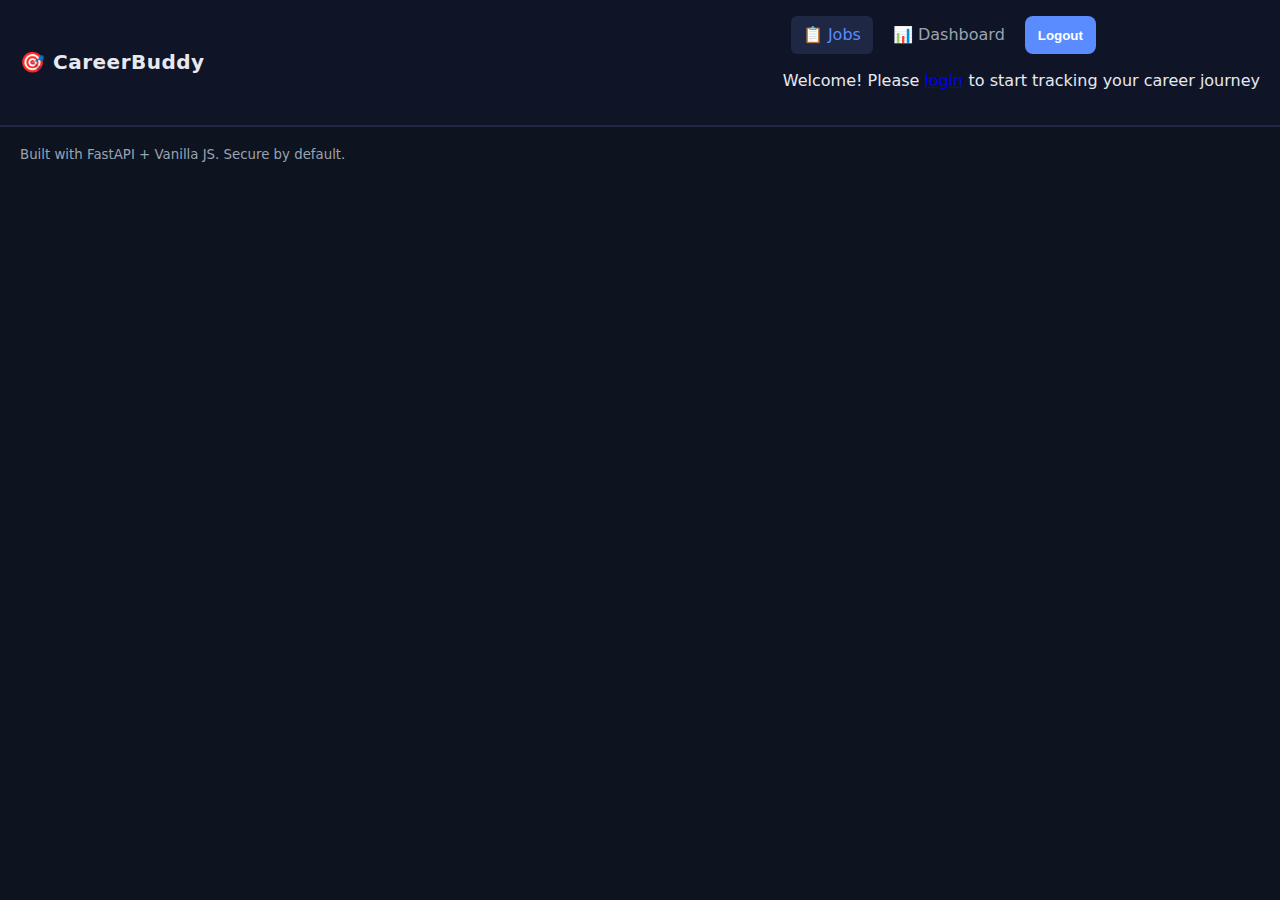
<file: frontend/index.html>
<!DOCTYPE html>
<html lang="en">
  <head>
    <meta charset="UTF-8" />
    <meta name="viewport" content="width=device-width, initial-scale=1.0" />
    <title>CareerBuddy - Job Tracker</title>
    <link rel="stylesheet" href="./styles.css" />
  </head>
  <body>
    <header>
      <h1>🎯 CareerBuddy</h1>
      <nav id="auth-nav">
        <div id="user-info" class="hidden">
          <span id="user-email"></span>
          <a href="index.html" class="nav-link active">📋 Jobs</a>
          <a href="dashboard.html" class="nav-link">📊 Dashboard</a>
          <button id="logout-btn">Logout</button>
        </div>
        <div id="login-prompt" class="hidden">
          <p>Welcome! Please <a href="login.html">login</a> to start tracking your career journey</p>
        </div>
      </nav>
    </header>

    <main>
      <section class="panel">
        <h2>📝 Add New Job</h2>
        <p class="panel-subtitle">Found an interesting opportunity? Let's track it!</p>
        <form id="job-form">
          <div class="form-row">
            <input id="job-title" placeholder="Job Title" required />
            <input id="job-company" placeholder="Company Name" required />
          </div>
          <div class="form-row">
            <input id="job-location" placeholder="Location (e.g., Remote, London)" />
            <input id="job-url" placeholder="Job URL (optional)" />
          </div>
          <div class="form-row">
            <select id="job-category" class="form-select">
              <option value="">Select Category</option>
              <option value="Frontend">Frontend</option>
              <option value="Backend">Backend</option>
              <option value="Full-stack">Full-stack</option>
              <option value="DevOps">DevOps</option>
              <option value="Data Science">Data Science</option>
              <option value="Mobile">Mobile</option>
              <option value="Other">Other</option>
            </select>
            <select id="job-priority" class="form-select">
              <option value="LOW">Low Priority</option>
              <option value="MEDIUM" selected>Medium Priority</option>
              <option value="HIGH">High Priority</option>
            </select>
          </div>
          <div class="form-row">
            <input id="job-salary" placeholder="Salary Range (e.g., £40k-£60k)" />
            <input id="job-deadline" type="date" />
          </div>
          <textarea id="job-notes" placeholder="Notes about this job opportunity..."></textarea>
          <button type="submit">✨ Add Job</button>
        </form>
      </section>

      <section class="panel">
        <h2>💼 Your Jobs</h2>
        <p class="panel-subtitle">All the opportunities you've saved</p>
        
        <!-- Search and Filter Controls -->
        <div class="filter-controls">
          <div class="search-box">
            <input type="text" id="job-search" placeholder="🔍 Search jobs..." />
          </div>
          <div class="filter-row">
            <select id="category-filter" class="filter-select">
              <option value="">All Categories</option>
              <option value="Frontend">Frontend</option>
              <option value="Backend">Backend</option>
              <option value="Full-stack">Full-stack</option>
              <option value="DevOps">DevOps</option>
              <option value="Data Science">Data Science</option>
              <option value="Mobile">Mobile</option>
              <option value="Other">Other</option>
            </select>
            <select id="priority-filter" class="filter-select">
              <option value="">All Priorities</option>
              <option value="HIGH">High Priority</option>
              <option value="MEDIUM">Medium Priority</option>
              <option value="LOW">Low Priority</option>
            </select>
            <button id="clear-filters" class="clear-btn">Clear Filters</button>
          </div>
        </div>
        
        <ul id="jobs-list"></ul>
      </section>

      <section class="panel">
        <h2>🚀 My Applications</h2>
        <p class="panel-subtitle">Track your progress on each application</p>
        <ul id="apps-list"></ul>
      </section>
    </main>

    <footer>
      <small>Built with FastAPI + Vanilla JS. Secure by default.</small>
    </footer>

    <script src="./app.js"></script>
  </body>
  </html>
</file>
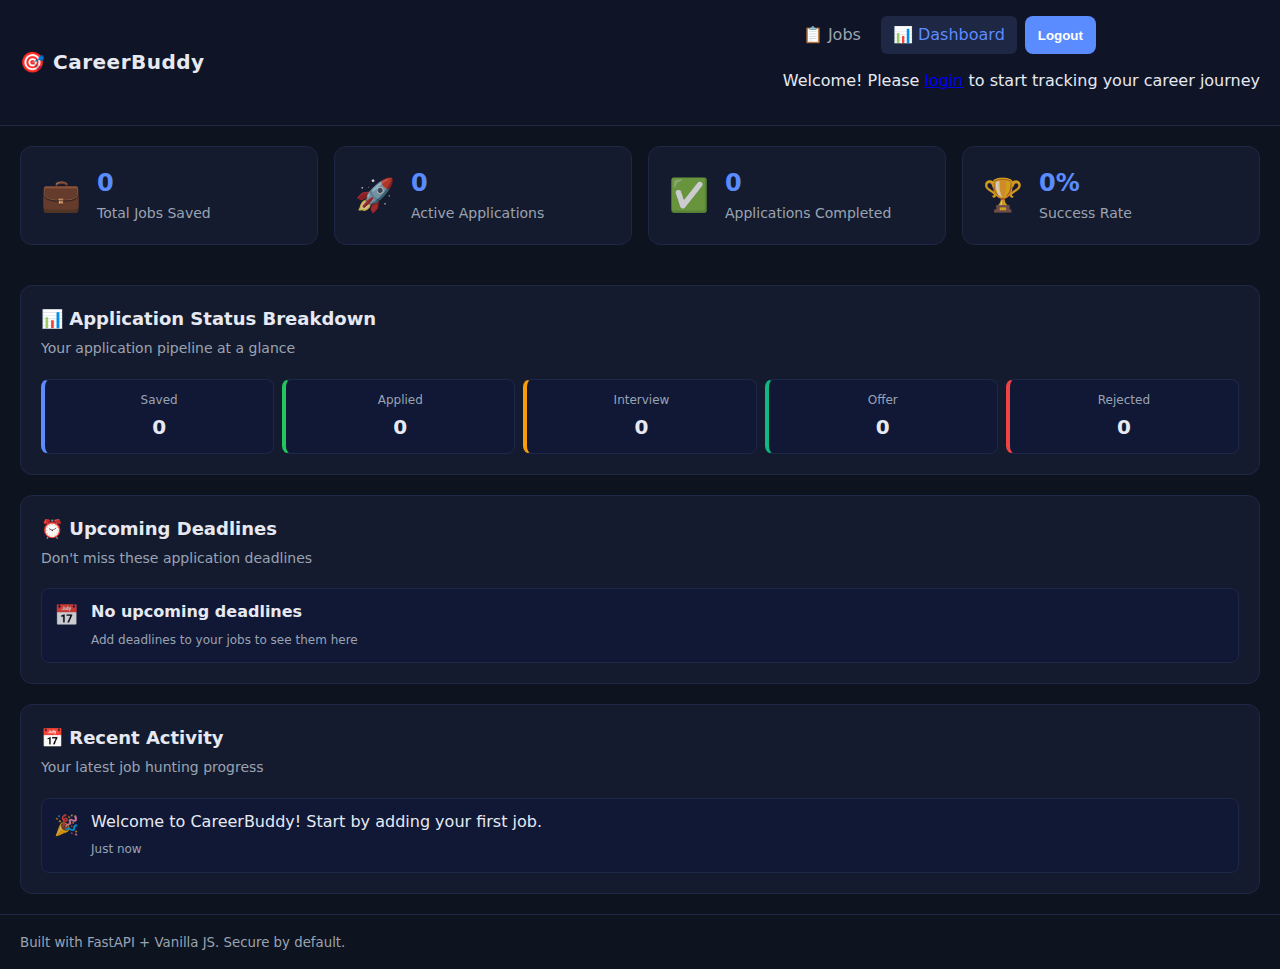
<file: frontend/dashboard.html>
<!DOCTYPE html>
<html lang="en">
  <head>
    <meta charset="UTF-8" />
    <meta name="viewport" content="width=device-width, initial-scale=1.0" />
    <title>Dashboard - CareerBuddy</title>
    <link rel="stylesheet" href="./styles.css" />
  </head>
  <body>
    <header>
      <h1>🎯 CareerBuddy</h1>
      <nav id="auth-nav">
        <div id="user-info" class="hidden">
          <span id="user-email"></span>
          <a href="index.html" class="nav-link">📋 Jobs</a>
          <a href="dashboard.html" class="nav-link active">📊 Dashboard</a>
          <button id="logout-btn">Logout</button>
        </div>
        <div id="login-prompt" class="hidden">
          <p>Welcome! Please <a href="login.html">login</a> to start tracking your career journey</p>
        </div>
      </nav>
    </header>

    <main class="dashboard-main">
      <!-- Overview Cards -->
      <section class="stats-grid">
        <div class="stat-card">
          <div class="stat-icon">💼</div>
          <div class="stat-content">
            <h3 id="total-jobs">0</h3>
            <p>Total Jobs Saved</p>
          </div>
        </div>
        
        <div class="stat-card">
          <div class="stat-icon">🚀</div>
          <div class="stat-content">
            <h3 id="active-applications">0</h3>
            <p>Active Applications</p>
          </div>
        </div>
        
        <div class="stat-card">
          <div class="stat-icon">✅</div>
          <div class="stat-content">
            <h3 id="completed-applications">0</h3>
            <p>Applications Completed</p>
          </div>
        </div>
        
        <div class="stat-card">
          <div class="stat-icon">🏆</div>
          <div class="stat-content">
            <h3 id="success-rate">0%</h3>
            <p>Success Rate</p>
          </div>
        </div>
      </section>

      <!-- Application Status Chart -->
      <section class="panel">
        <h2>📊 Application Status Breakdown</h2>
        <p class="panel-subtitle">Your application pipeline at a glance</p>
        <div class="status-chart">
          <div class="status-bar">
            <div class="status-item saved">
              <span class="status-label">Saved</span>
              <span class="status-count" id="count-saved">0</span>
            </div>
            <div class="status-item applied">
              <span class="status-label">Applied</span>
              <span class="status-count" id="count-applied">0</span>
            </div>
            <div class="status-item interview">
              <span class="status-label">Interview</span>
              <span class="status-count" id="count-interview">0</span>
            </div>
            <div class="status-item offer">
              <span class="status-label">Offer</span>
              <span class="status-count" id="count-offer">0</span>
            </div>
            <div class="status-item rejected">
              <span class="status-label">Rejected</span>
              <span class="status-count" id="count-rejected">0</span>
            </div>
          </div>
        </div>
      </section>

      <!-- Upcoming Deadlines -->
      <section class="panel">
        <h2>⏰ Upcoming Deadlines</h2>
        <p class="panel-subtitle">Don't miss these application deadlines</p>
        <div id="upcoming-deadlines" class="deadline-list">
          <div class="deadline-item">
            <div class="deadline-icon">📅</div>
            <div class="deadline-content">
              <p>No upcoming deadlines</p>
              <span class="deadline-time">Add deadlines to your jobs to see them here</span>
            </div>
          </div>
        </div>
      </section>

      <!-- Recent Activity -->
      <section class="panel">
        <h2>📅 Recent Activity</h2>
        <p class="panel-subtitle">Your latest job hunting progress</p>
        <div id="recent-activity" class="activity-list">
          <div class="activity-item">
            <div class="activity-icon">🎉</div>
            <div class="activity-content">
              <p>Welcome to CareerBuddy! Start by adding your first job.</p>
              <span class="activity-time">Just now</span>
            </div>
          </div>
        </div>
      </section>

    </main>

    <footer>
      <small>Built with FastAPI + Vanilla JS. Secure by default.</small>
    </footer>

    <script src="./dashboard.js"></script>
  </body>
</html>
</file>
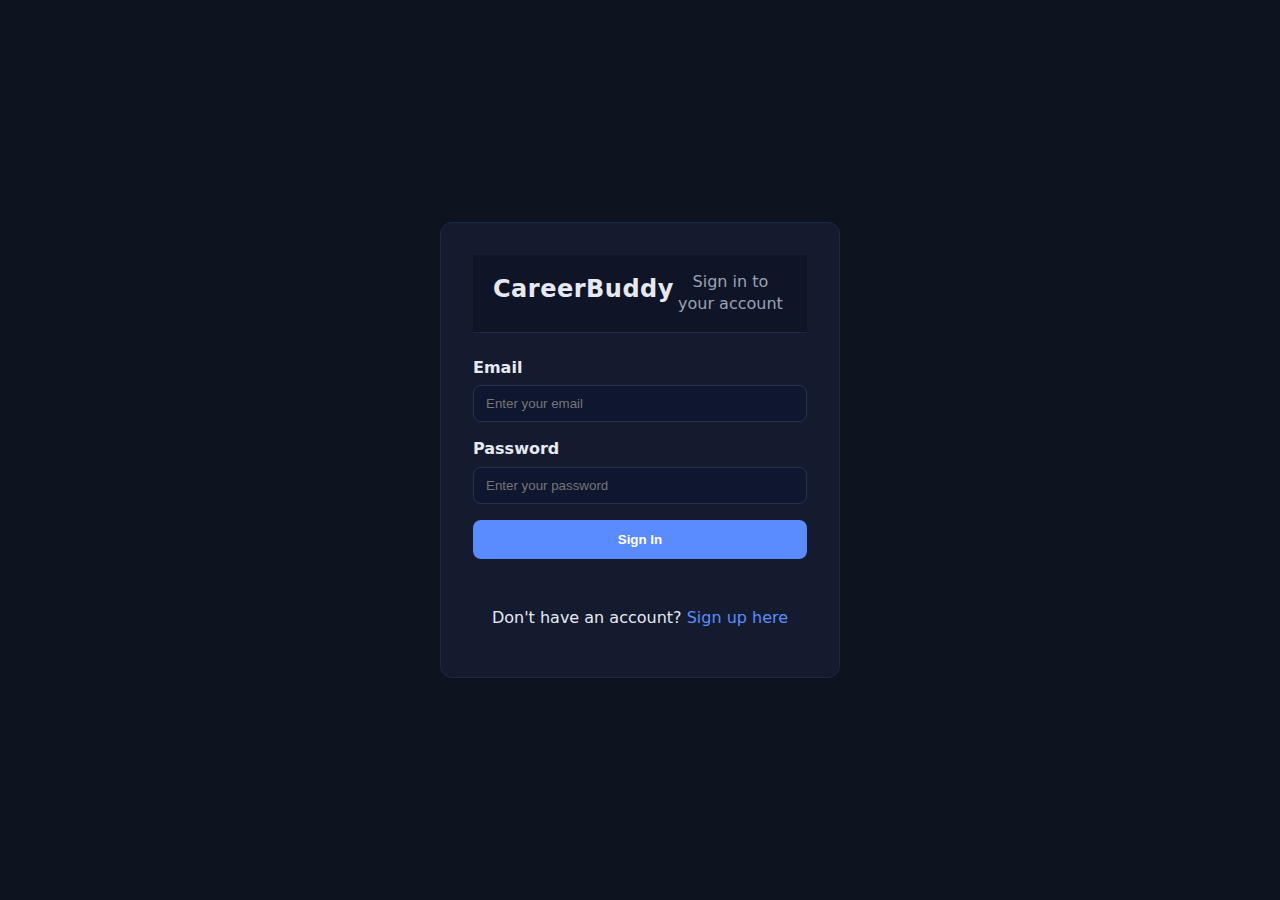
<file: frontend/login.html>
<!DOCTYPE html>
<html lang="en">
  <head>
    <meta charset="UTF-8" />
    <meta name="viewport" content="width=device-width, initial-scale=1.0" />
    <title>Login - CareerBuddy</title>
    <link rel="stylesheet" href="./styles.css" />
  </head>
  <body>
    <div class="auth-container">
      <div class="auth-card">
        <header class="auth-header">
          <h1>CareerBuddy</h1>
          <p>Sign in to your account</p>
        </header>

        <form id="login-form" class="auth-form">
          <div class="form-group">
            <label for="email">Email</label>
            <input type="email" id="email" placeholder="Enter your email" required />
          </div>
          
          <div class="form-group">
            <label for="password">Password</label>
            <input type="password" id="password" placeholder="Enter your password" required />
          </div>

          <button type="submit" class="auth-button">Sign In</button>
          
          <div class="auth-links">
            <p>Don't have an account? <a href="register.html">Sign up here</a></p>
          </div>
        </form>

        <div id="error-message" class="error-message hidden"></div>
      </div>
    </div>

    <script src="./auth.js"></script>
  </body>
</html>
</file>
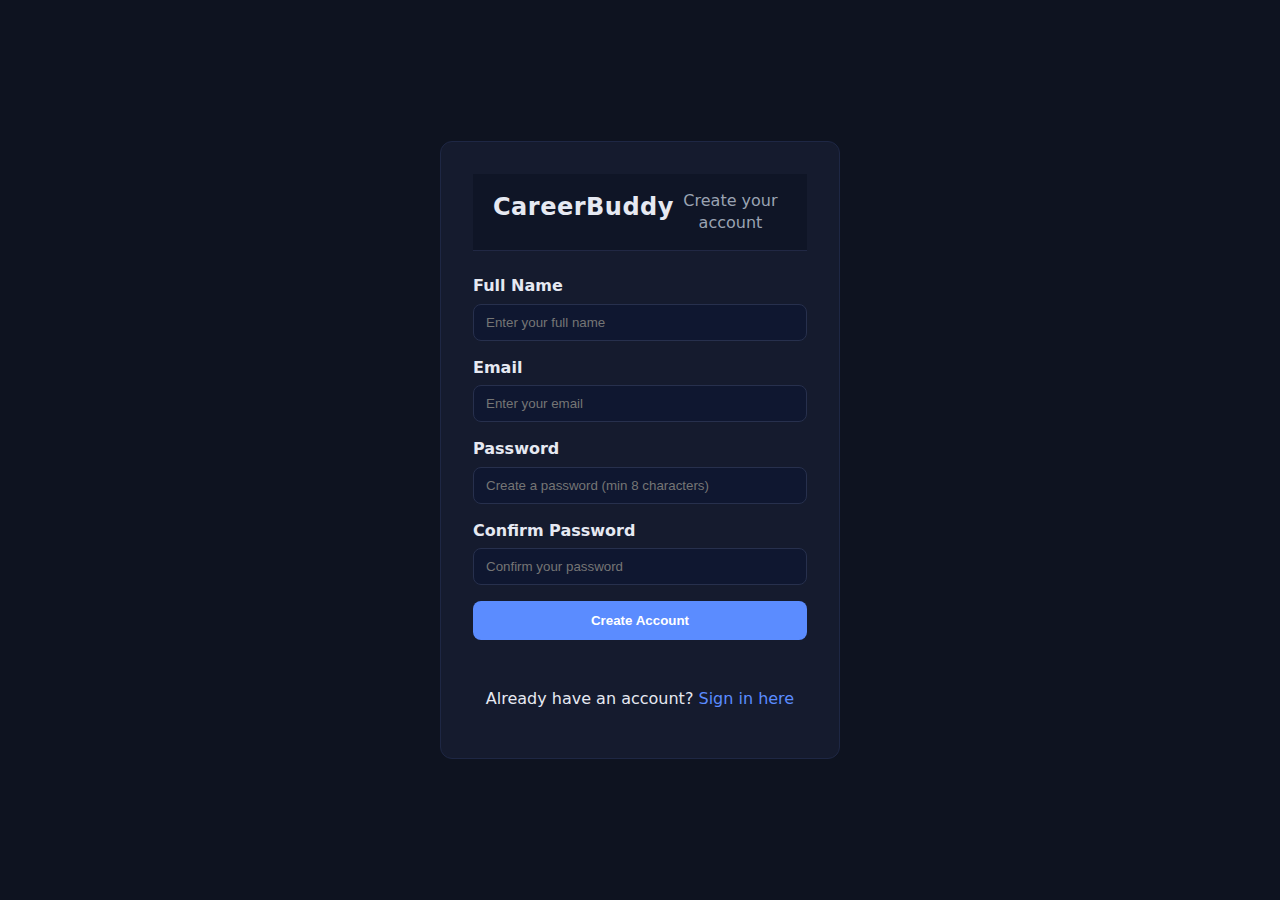
<file: frontend/register.html>
<!DOCTYPE html>
<html lang="en">
  <head>
    <meta charset="UTF-8" />
    <meta name="viewport" content="width=device-width, initial-scale=1.0" />
    <title>Register - CareerBuddy</title>
    <link rel="stylesheet" href="./styles.css" />
  </head>
  <body>
    <div class="auth-container">
      <div class="auth-card">
        <header class="auth-header">
          <h1>CareerBuddy</h1>
          <p>Create your account</p>
        </header>

        <form id="register-form" class="auth-form">
          <div class="form-group">
            <label for="full-name">Full Name</label>
            <input type="text" id="full-name" placeholder="Enter your full name" />
          </div>

          <div class="form-group">
            <label for="email">Email</label>
            <input type="email" id="email" placeholder="Enter your email" required />
          </div>
          
          <div class="form-group">
            <label for="password">Password</label>
            <input type="password" id="password" placeholder="Create a password (min 8 characters)" required minlength="8" />
          </div>

          <div class="form-group">
            <label for="confirm-password">Confirm Password</label>
            <input type="password" id="confirm-password" placeholder="Confirm your password" required />
          </div>

          <button type="submit" class="auth-button">Create Account</button>
          
          <div class="auth-links">
            <p>Already have an account? <a href="login.html">Sign in here</a></p>
          </div>
        </form>

        <div id="error-message" class="error-message hidden"></div>
        <div id="success-message" class="success-message hidden"></div>
      </div>
    </div>

    <script src="./auth.js"></script>
  </body>
</html>
</file>
<file: frontend/styles.css>
:root{--bg:#0e1320;--panel:#151b2e;--text:#e6e9f2;--muted:#9aa3b2;--accent:#5b8cff;--ok:#22c55e;--warn:#f59e0b;--err:#ef4444}
*{box-sizing:border-box}body{margin:0;background:var(--bg);color:var(--text);font-family:system-ui,-apple-system,Segoe UI,Roboto,Ubuntu,Cantarell,Noto Sans,sans-serif;line-height:1.4}
header{display:flex;justify-content:space-between;align-items:center;padding:16px 20px;border-bottom:1px solid #212844;background:#0f1526;position:sticky;top:0}
h1{margin:0;font-size:20px;letter-spacing:.5px}
nav form, #user-info{display:flex;gap:8px}
input, textarea, button{border-radius:8px;border:1px solid #27304d;background:#0f1730;color:var(--text);padding:10px 12px}
button{background:var(--accent);border-color:transparent;color:white;font-weight:600;cursor:pointer}
button.secondary{background:transparent;border:1px solid #2a355a}
.hidden{display:none}
main{display:grid;grid-template-columns:repeat(3,1fr);gap:16px;padding:20px}
.panel{background:var(--panel);border:1px solid #1e2744;border-radius:12px;padding:20px}
.panel h2{margin:0 0 8px 0;font-size:18px;color:var(--text)}
.panel-subtitle{color:var(--muted);font-size:14px;margin:0 0 20px 0;line-height:1.4}
ul{list-style:none;padding:0;margin:0;display:flex;flex-direction:column;gap:10px}
.card{display:flex;justify-content:space-between;gap:8px;background:#101836;border:1px solid #1d2747;border-radius:10px;padding:12px}
.title{font-weight:700}
.muted{color:var(--muted)}
.status{padding:4px 8px;border-radius:999px;font-size:12px;border:1px solid #2a355a}
.SAVED{background:#0d1a2f}.APPLIED{background:#0d2f1a}.INTERVIEW{background:#2f2b0d}.OFFER{background:#0d2f28}.REJECTED{background:#2f0d12}
footer{padding:16px 20px;border-top:1px solid #212844;color:var(--muted)}

/* Auth pages */
.auth-container{min-height:100vh;display:flex;align-items:center;justify-content:center;padding:20px}
.auth-card{background:var(--panel);border:1px solid #1e2744;border-radius:12px;padding:32px;width:100%;max-width:400px}
.auth-header{text-align:center;margin-bottom:24px}
.auth-header h1{margin:0 0 8px 0;font-size:24px}
.auth-header p{color:var(--muted);margin:0}
.auth-form{display:flex;flex-direction:column;gap:16px}
.form-group{display:flex;flex-direction:column;gap:6px}
.form-group label{font-weight:600;color:var(--text)}
.auth-button{width:100%;padding:12px;background:var(--accent);color:white;border:none;border-radius:8px;font-weight:600;cursor:pointer;transition:background 0.2s}
.auth-button:hover{background:#4a7cff}
.auth-links{text-align:center;margin-top:16px}
.auth-links a{color:var(--accent);text-decoration:none}
.auth-links a:hover{text-decoration:underline}
.error-message{background:#2f0d12;border:1px solid #ef4444;color:#fca5a5;padding:12px;border-radius:8px;margin-top:16px}
.success-message{background:#0d2f1a;border:1px solid #22c55e;color:#86efac;padding:12px;border-radius:8px;margin-top:16px}

/* Job form improvements */
#job-form{display:flex;flex-direction:column;gap:16px}
.form-row{display:grid;grid-template-columns:1fr 1fr;gap:12px}
#job-form input, #job-form textarea, .form-select{width:100%;padding:12px;border-radius:8px;border:1px solid #27304d;background:#0f1730;color:var(--text);font-size:14px;transition:border-color 0.2s}
#job-form input:focus, #job-form textarea:focus, .form-select:focus{outline:none;border-color:var(--accent)}
#job-form textarea{min-height:80px;resize:vertical;font-family:inherit}
#job-form button{padding:12px 24px;background:var(--accent);color:white;border:none;border-radius:8px;font-weight:600;cursor:pointer;transition:background 0.2s;align-self:flex-start}
#job-form button:hover{background:#4a7cff}

/* Filter controls */
.filter-controls{margin-bottom:20px;display:flex;flex-direction:column;gap:12px}
.search-box{width:100%}
#job-search{width:100%;padding:12px;border-radius:8px;border:1px solid #27304d;background:#0f1730;color:var(--text);font-size:14px;transition:border-color 0.2s}
#job-search:focus{outline:none;border-color:var(--accent)}
.filter-row{display:grid;grid-template-columns:1fr 1fr auto;gap:12px;align-items:center}
.filter-select{padding:8px 12px;border-radius:6px;border:1px solid #27304d;background:#0f1730;color:var(--text);font-size:14px;cursor:pointer}
.filter-select:focus{outline:none;border-color:var(--accent)}
.clear-btn{padding:8px 16px;background:transparent;border:1px solid #2a355a;color:var(--muted);border-radius:6px;cursor:pointer;font-size:14px;transition:all 0.2s}
.clear-btn:hover{background:#1e2744;color:var(--text)}

/* Dashboard styles */
.dashboard-main{display:flex;flex-direction:column;gap:20px;padding:20px}
.stats-grid{display:grid;grid-template-columns:repeat(auto-fit, minmax(200px, 1fr));gap:16px;margin-bottom:20px}
.stat-card{background:var(--panel);border:1px solid #1e2744;border-radius:12px;padding:20px;display:flex;align-items:center;gap:16px;transition:transform 0.2s}
.stat-card:hover{transform:translateY(-2px)}
.stat-icon{font-size:32px;opacity:0.8}
.stat-content h3{margin:0;font-size:24px;font-weight:700;color:var(--accent)}
.stat-content p{margin:4px 0 0 0;color:var(--muted);font-size:14px}
.status-chart{margin-top:16px}
.status-bar{display:flex;gap:8px;flex-wrap:wrap}
.status-item{flex:1;min-width:120px;background:#101836;border:1px solid #1d2747;border-radius:8px;padding:12px;text-align:center;transition:transform 0.2s}
.status-item:hover{transform:translateY(-1px)}
.status-item.saved{border-left:4px solid #5b8cff}
.status-item.applied{border-left:4px solid #22c55e}
.status-item.interview{border-left:4px solid #f59e0b}
.status-item.offer{border-left:4px solid #10b981}
.status-item.rejected{border-left:4px solid #ef4444}
.status-label{display:block;font-size:12px;color:var(--muted);margin-bottom:4px}
.status-count{display:block;font-size:20px;font-weight:700;color:var(--text)}
.activity-list{display:flex;flex-direction:column;gap:12px}
.activity-item{display:flex;align-items:flex-start;gap:12px;padding:12px;background:#101836;border:1px solid #1d2747;border-radius:8px}
.activity-icon{font-size:20px;opacity:0.8}
.activity-content{flex:1}
.activity-content p{margin:0 0 4px 0;color:var(--text)}
.activity-time{font-size:12px;color:var(--muted)}
.nav-link{color:var(--muted);text-decoration:none;padding:8px 12px;border-radius:6px;transition:all 0.2s}
.nav-link:hover{color:var(--text);background:#1e2744}
.nav-link.active{color:var(--accent);background:#1e2744}
.status-select{padding:6px 10px;border-radius:6px;border:1px solid #27304d;background:#0f1730;color:var(--text);font-size:12px;cursor:pointer;transition:border-color 0.2s}
.status-select:focus{outline:none;border-color:var(--accent)}
.status-select option{background:#0f1730;color:var(--text)}

/* Job card enhancements */
.job-category{display:inline-block;padding:2px 8px;border-radius:12px;font-size:11px;font-weight:600;text-transform:uppercase;margin-bottom:4px}
.job-category.Frontend{background:#e3f2fd;color:#1976d2}
.job-category.Backend{background:#f3e5f5;color:#7b1fa2}
.job-category.Full-stack{background:#e8f5e8;color:#388e3c}
.job-category.DevOps{background:#fff3e0;color:#f57c00}
.job-category.Data{background:#fce4ec;color:#c2185b}
.job-category.Mobile{background:#e0f2f1;color:#00695c}
.job-category.Other{background:#f5f5f5;color:#616161}
.job-priority{display:inline-block;padding:2px 6px;border-radius:8px;font-size:10px;font-weight:600;text-transform:uppercase;margin-left:8px}
.job-priority.HIGH{background:#ffebee;color:#d32f2f}
.job-priority.MEDIUM{background:#fff8e1;color:#f57c00}
.job-priority.LOW{background:#e8f5e8;color:#388e3c}
.job-deadline{font-size:12px;color:var(--muted);margin-top:4px}
.job-deadline.urgent{color:#ff6b6b;font-weight:600}
.job-salary{font-size:12px;color:var(--accent);font-weight:600;margin-top:4px}

/* Deadline notifications */
.deadline-list{display:flex;flex-direction:column;gap:12px}
.deadline-item{display:flex;align-items:flex-start;gap:12px;padding:12px;background:#101836;border:1px solid #1d2747;border-radius:8px;transition:transform 0.2s}
.deadline-item:hover{transform:translateY(-1px)}
.deadline-item.urgent{border-left:4px solid #ef4444;background:#2f0d12}
.deadline-item.warning{border-left:4px solid #f59e0b;background:#2f2b0d}
.deadline-icon{font-size:20px;opacity:0.8}
.deadline-content{flex:1}
.deadline-content p{margin:0 0 4px 0;color:var(--text);font-weight:600}
.deadline-time{font-size:12px;color:var(--muted)}
.deadline-actions{display:flex;gap:8px;margin-top:8px}
.deadline-btn{padding:4px 8px;background:var(--accent);color:white;border:none;border-radius:4px;font-size:11px;cursor:pointer;transition:background 0.2s}
.deadline-btn:hover{background:#4a7cff}
.deadline-btn.secondary{background:transparent;border:1px solid #2a355a;color:var(--muted)}
.deadline-btn.secondary:hover{background:#1e2744;color:var(--text)}

@media (max-width: 900px){
  main{grid-template-columns:1fr}
  .form-row{grid-template-columns:1fr}
  .stats-grid{grid-template-columns:repeat(2, 1fr)}
  .status-bar{flex-direction:column}
  .status-item{min-width:auto}
}
</file>
